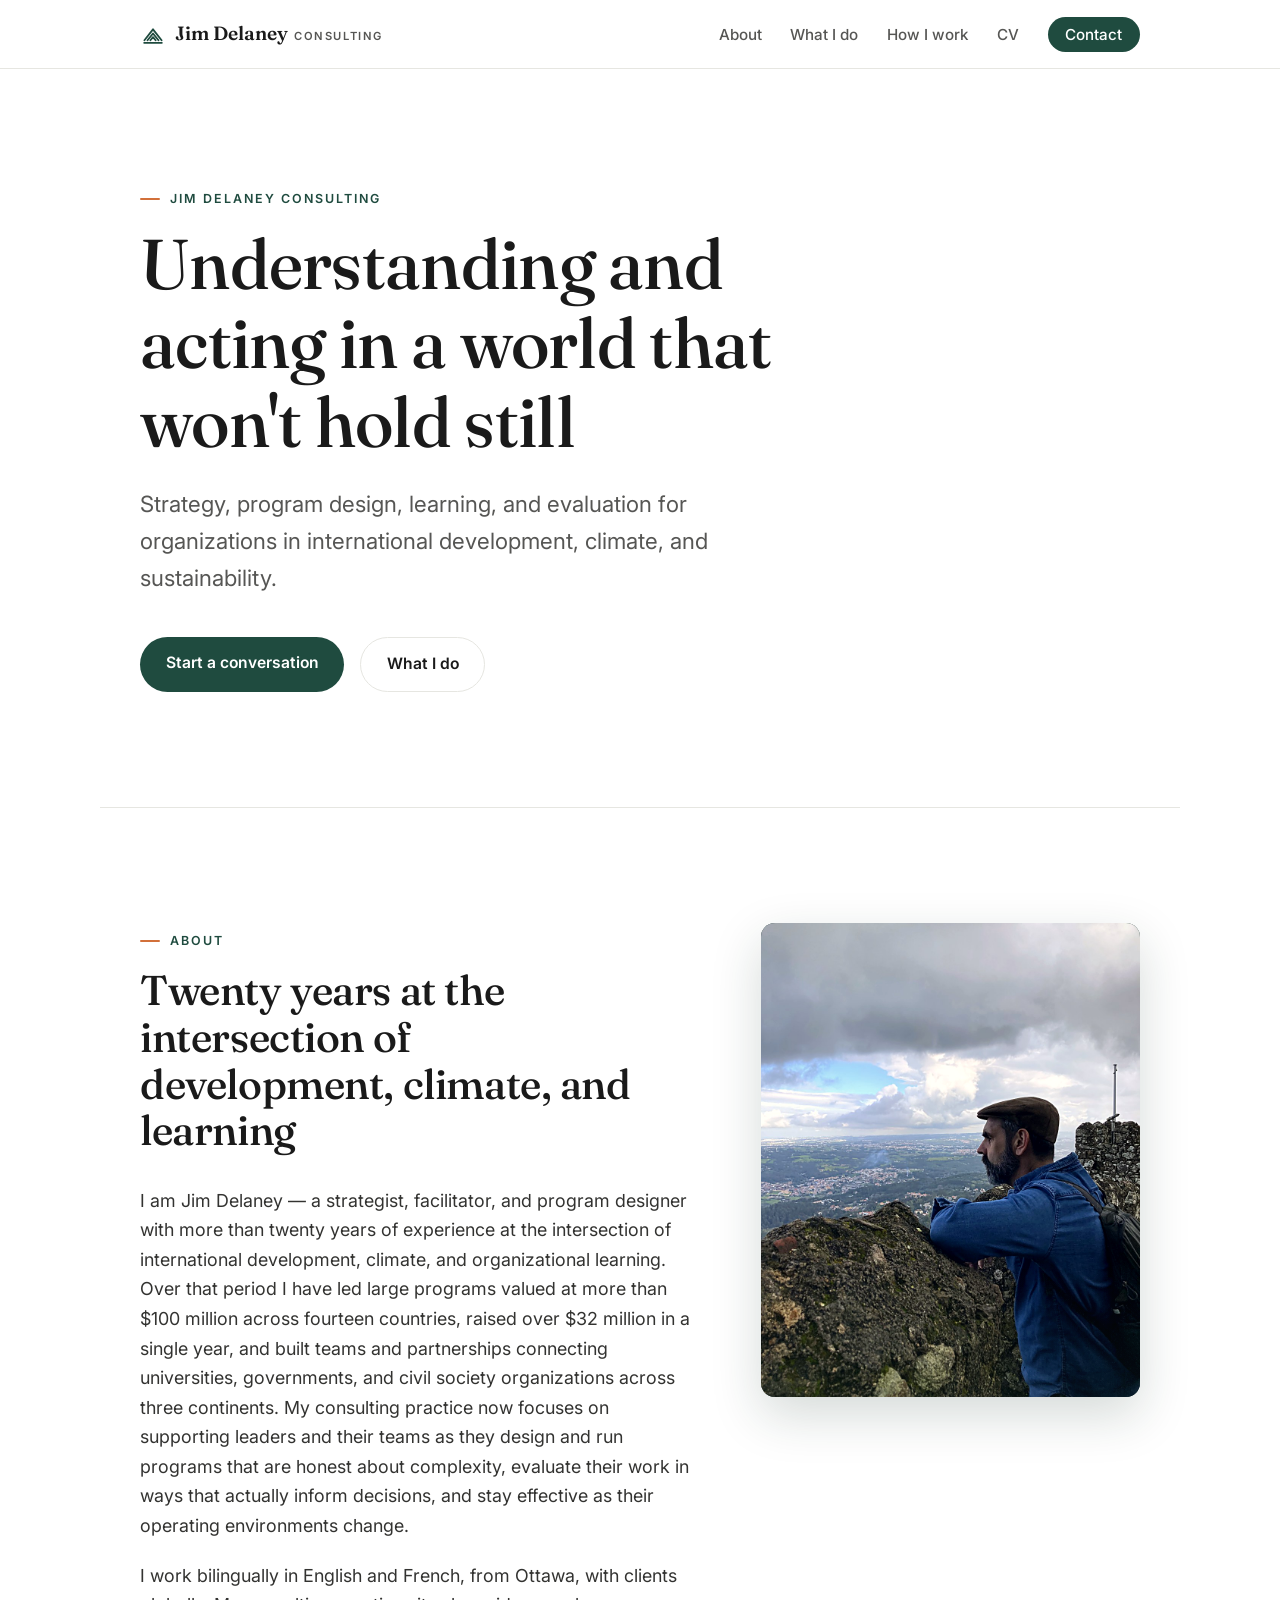
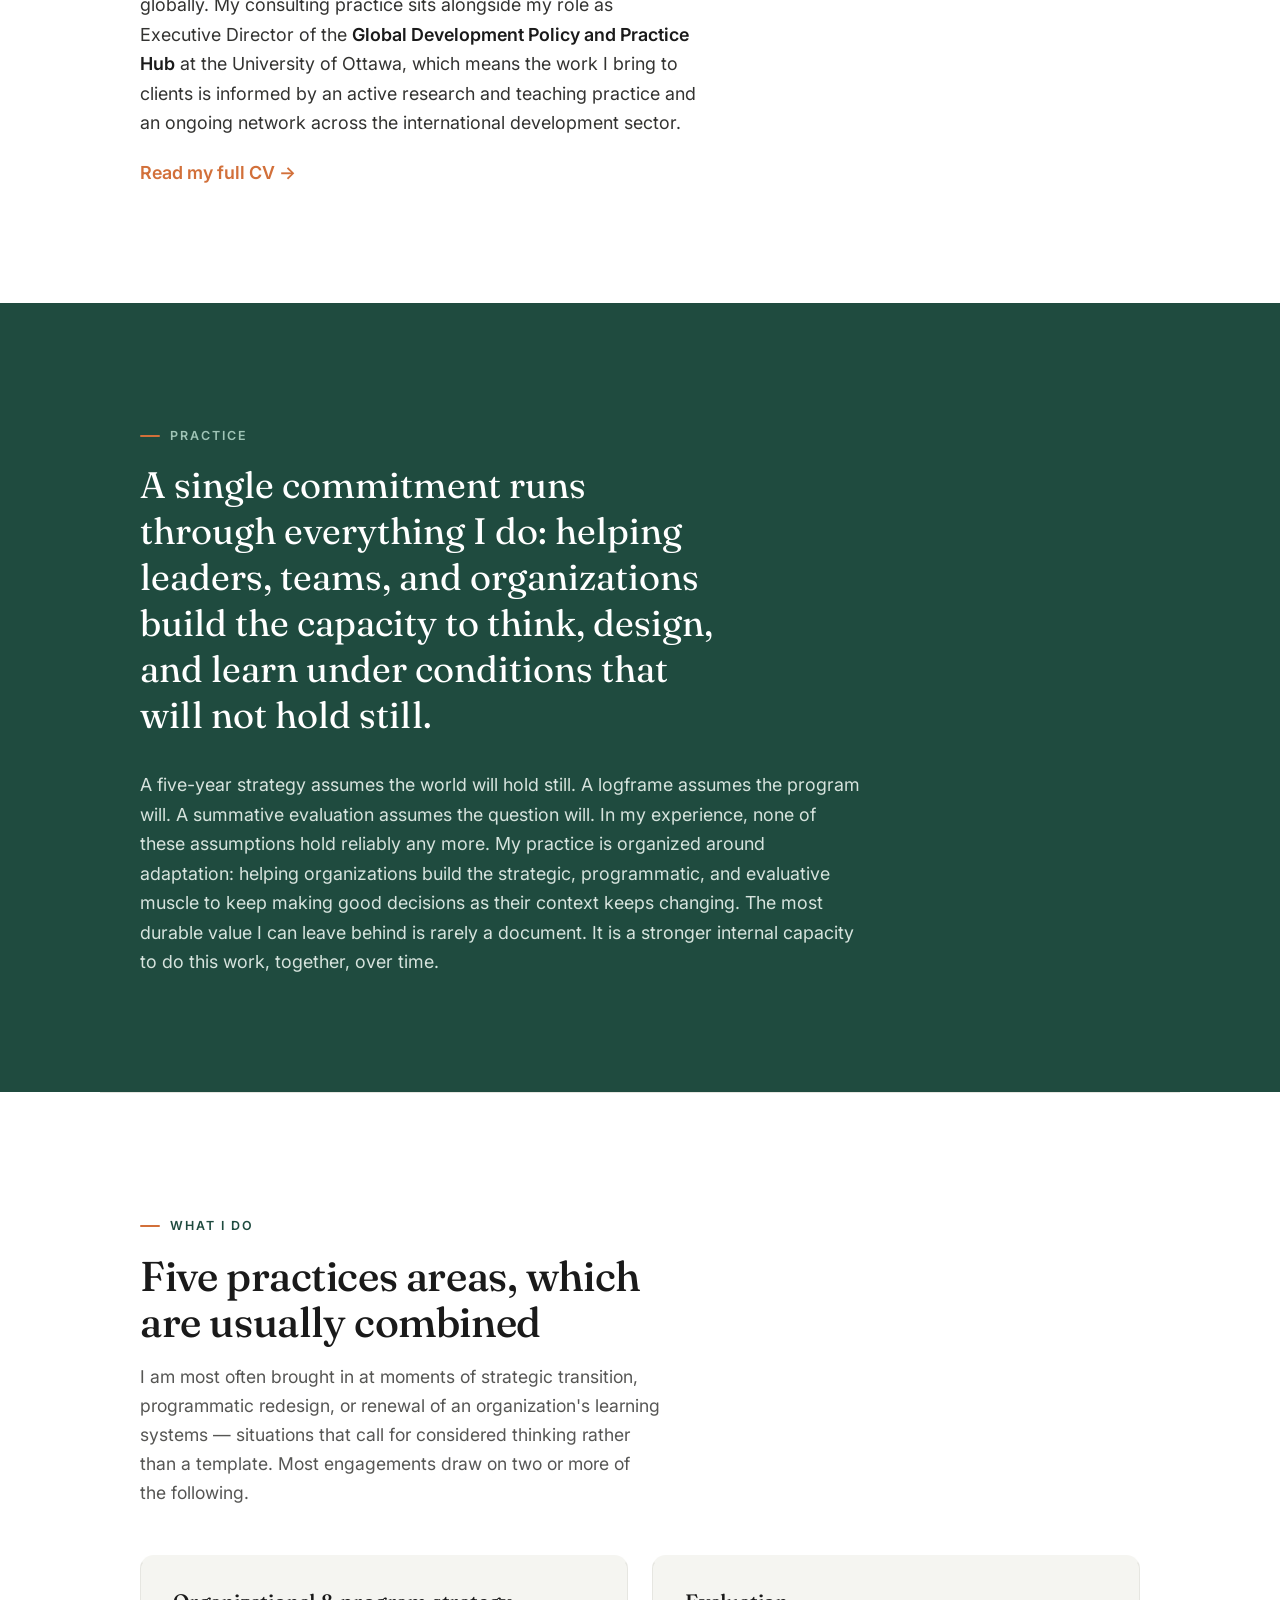
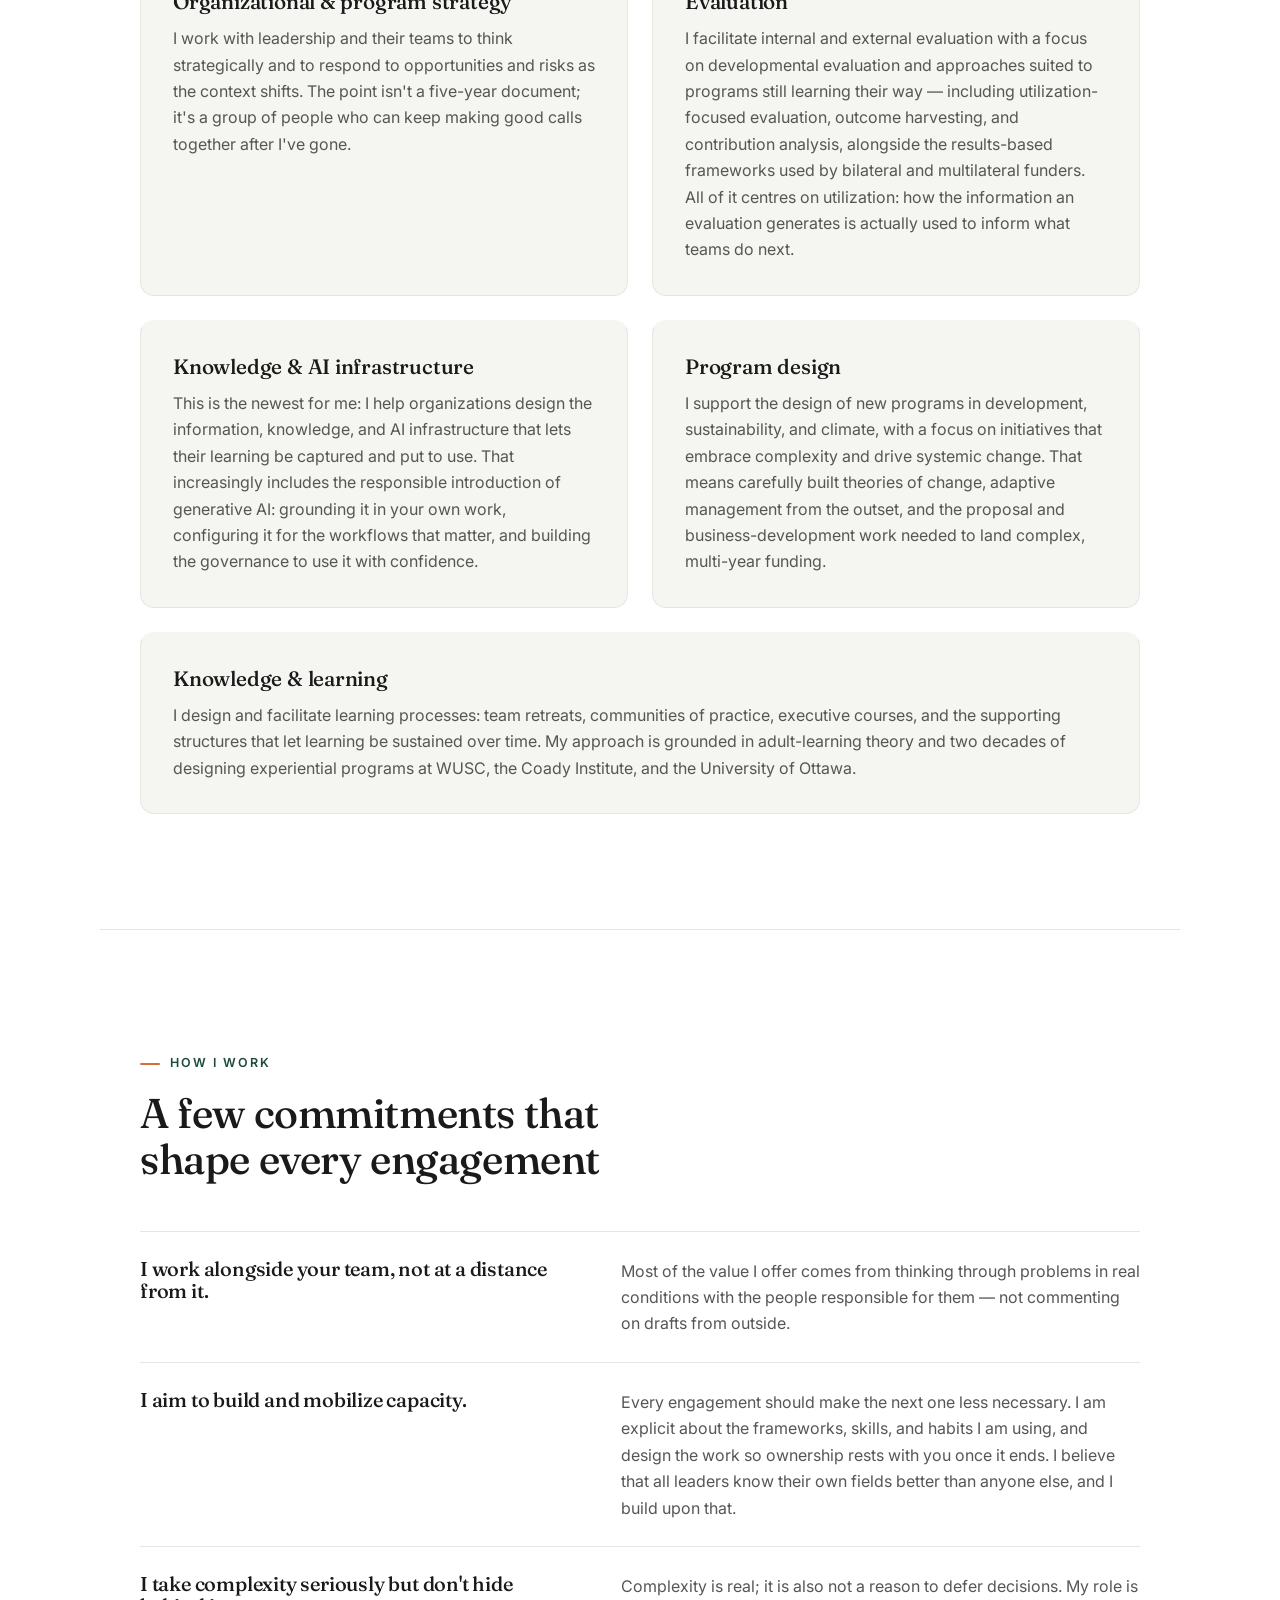
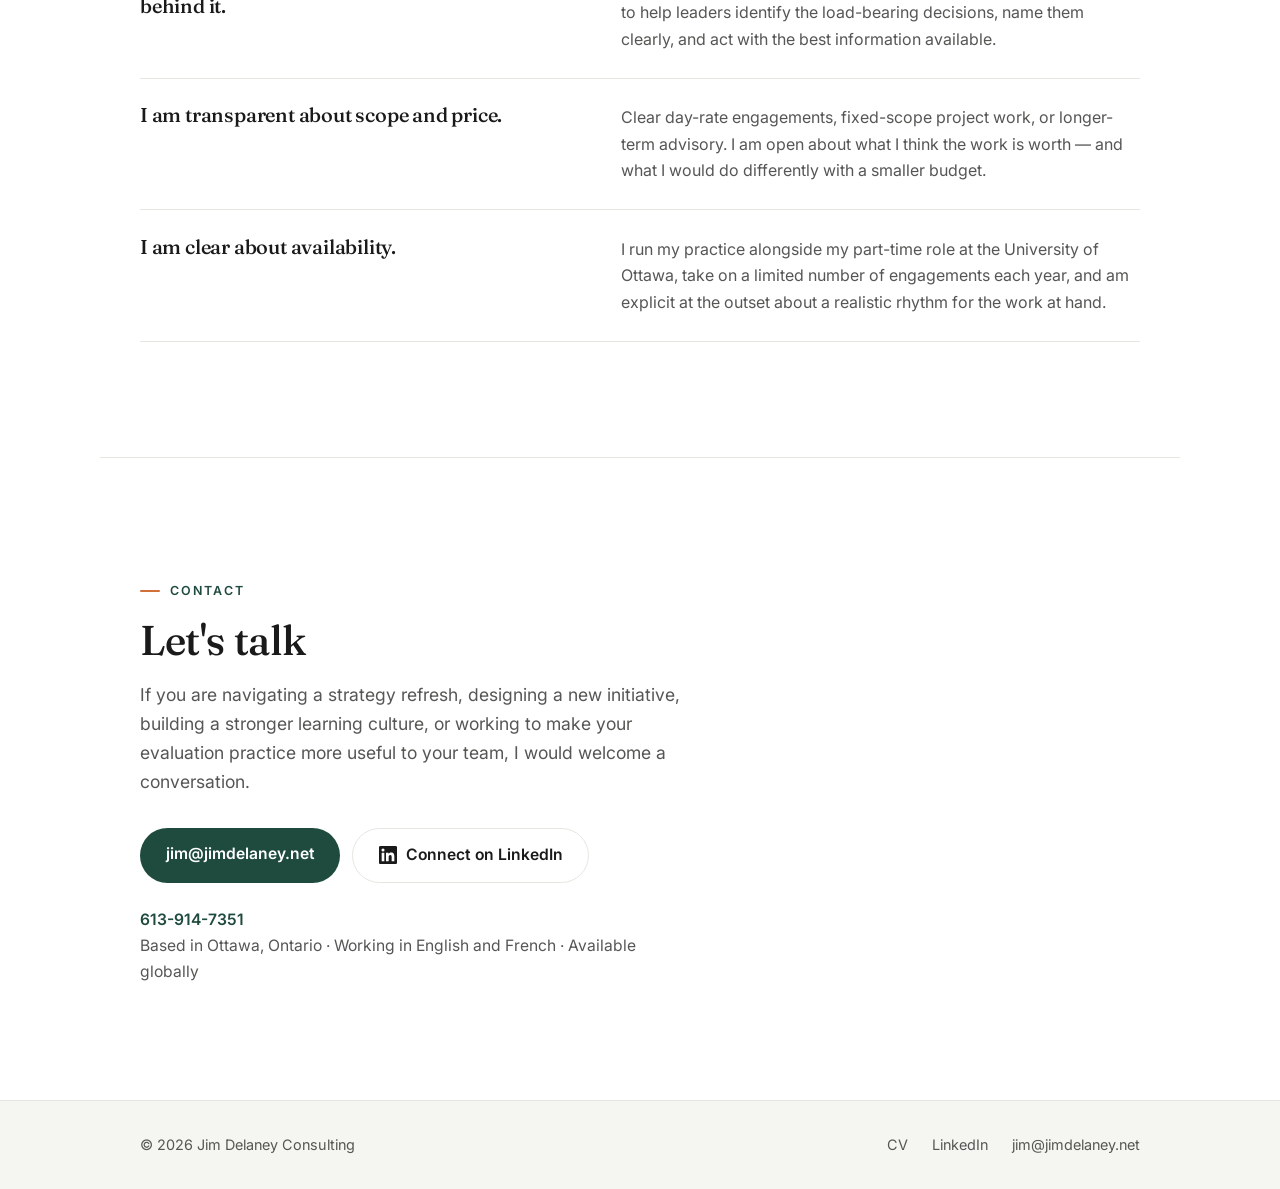
<file: index.html>
<!DOCTYPE html>
<html lang="en">
<head>
  <meta charset="UTF-8">
  <meta name="viewport" content="width=device-width, initial-scale=1.0">
  <title>Jim Delaney Consulting — Strategy, Program Design, Learning &amp; Evaluation</title>
  <meta name="description" content="Strategy, program design, learning, and evaluation for organizations in international development, climate, and sustainability — focused on the capacity to adapt as conditions change.">
  <link rel="icon" href="assets/favicon.svg" type="image/svg+xml">
  <link rel="icon" href="assets/favicon-512.png" sizes="512x512" type="image/png">
  <link rel="apple-touch-icon" href="assets/favicon-512.png">
  <link rel="preconnect" href="https://fonts.googleapis.com">
  <link rel="preconnect" href="https://fonts.gstatic.com" crossorigin>
  <link href="https://fonts.googleapis.com/css2?family=Fraunces:opsz,wght@9..144,400;9..144,500;9..144,600&family=Inter:wght@400;500;600&display=swap" rel="stylesheet">
  <link rel="stylesheet" href="styles.css">
</head>
<body>
  <header class="site-header">
    <nav class="nav container">
      <a href="#top" class="brand">
        <svg class="brand-mark" viewBox="0 0 100 84" aria-hidden="true" fill="none" stroke="#1f4b3f" stroke-width="7" stroke-linecap="round" stroke-linejoin="round">
          <polyline points="17,66 50,24 83,66"/>
          <polyline points="29,66 50,40 71,66"/>
          <polyline points="40,66 50,54 60,66"/>
          <line x1="16" y1="76" x2="84" y2="76"/>
        </svg>
        <span class="brand-word">Jim Delaney<span class="brand-sub">Consulting</span></span>
      </a>
      <button class="nav-toggle" aria-label="Toggle menu" aria-expanded="false">
        <span></span><span></span><span></span>
      </button>
      <ul class="nav-links">
        <li><a href="#about">About</a></li>
        <li><a href="#services">What I do</a></li>
        <li><a href="#approach">How I work</a></li>
        <li><a href="cv.html">CV</a></li>
        <li><a href="#contact" class="nav-cta">Contact</a></li>
      </ul>
    </nav>
  </header>

  <main id="top">
    <!-- HERO -->
    <section class="hero container">
      <div class="hero-text">
        <p class="eyebrow">Jim Delaney Consulting</p>
        <h1>Understanding and acting in a world that won't hold still</h1>
        <p class="lede">
          Strategy, program design, learning, and evaluation for organizations in
          international development, climate, and sustainability.
        </p>
        <div class="hero-actions">
          <a href="#contact" class="btn btn-primary">Start a conversation</a>
          <a href="#services" class="btn btn-ghost">What I do</a>
        </div>
      </div>
    </section>

    <!-- ABOUT -->
    <section id="about" class="section container">
      <div class="about-layout">
        <div class="about-content">
          <div class="section-head">
            <p class="eyebrow">About</p>
            <h2>Twenty years at the intersection of development, climate, and learning</h2>
          </div>
          <div class="prose">
            <p>
              I am Jim Delaney — a strategist, facilitator, and program designer with more than
              twenty years of experience at the intersection of international development, climate,
              and organizational learning. Over that period I have led large programs valued at more than
              $100 million across fourteen countries, raised over $32 million in a single year, and
              built teams and partnerships connecting universities, governments, and civil society
              organizations across three continents. My consulting practice now focuses on supporting
              leaders and their teams as they design and run programs that are honest about complexity,
              evaluate their work in ways that actually inform decisions, and stay effective as their
              operating environments change.
            </p>
            <p>
              I work bilingually in English and French, from Ottawa, with clients globally. My
              consulting practice sits alongside my role as Executive Director of the
              <a href="https://www.gdpphub-poleppdm.ca/en" target="_blank" rel="noopener"><strong>Global Development Policy and Practice Hub</strong></a> at the University of Ottawa,
              which means the work I bring to clients is informed by an active research and teaching
              practice and an ongoing network across the international development sector.
            </p>
            <p class="prose-link"><a href="cv.html">Read my full CV &rarr;</a></p>
          </div>
        </div>
        <figure class="about-portrait">
          <div class="portrait-frame">
            <img src="assets/portrait.jpg" alt="Jim Delaney looking out over a valley from a hilltop" loading="lazy">
          </div>
        </figure>
      </div>
    </section>

    <!-- PRACTICE / PHILOSOPHY -->
    <section id="practice" class="section section-feature">
      <div class="container">
        <p class="eyebrow">Practice</p>
        <p class="pull">
          A single commitment runs through everything I do: helping leaders, teams, and
          organizations build the capacity to think, design, and learn under conditions that
          will not hold still.
        </p>
        <div class="prose prose-on-feature">
          <p>
            A five-year strategy assumes the world will hold still. A logframe assumes the program
            will. A summative evaluation assumes the question will. In my experience, none of these
            assumptions hold reliably any more. My practice is organized around adaptation: helping
            organizations build the strategic, programmatic, and evaluative muscle to keep making good
            decisions as their context keeps changing. The most durable value I can leave behind is
            rarely a document. It is a stronger internal capacity to do this work, together, over time.
          </p>
        </div>
      </div>
    </section>

    <!-- WHAT I DO -->
    <section id="services" class="section container">
      <div class="section-head">
        <p class="eyebrow">What I do</p>
        <h2>Five practices areas, which are usually combined</h2>
        <p class="section-intro">
          I am most often brought in at moments of strategic transition, programmatic redesign,
          or renewal of an organization's learning systems — situations that call for considered
          thinking rather than a template. Most engagements draw on two or more of the following.
        </p>
      </div>
      <div class="cards">
        <article class="card">
          <h3>Organizational &amp; program strategy</h3>
          <p>
            I work with leadership and their teams to think strategically and to respond to
            opportunities and risks as the context shifts. The point isn't a five-year document;
            it's a group of people who can keep making good calls together after I've gone.
          </p>
        </article>
        <article class="card">
          <h3>Evaluation</h3>
          <p>
            I facilitate internal and external evaluation with a focus on developmental evaluation
            and approaches suited to programs still learning their way — including utilization-focused
            evaluation, outcome harvesting, and contribution analysis, alongside the results-based
            frameworks used by bilateral and multilateral funders. All of it centres on utilization:
            how the information an evaluation generates is actually used to inform what teams do next.
          </p>
        </article>
        <article class="card">
          <h3>Knowledge &amp; AI infrastructure</h3>
          <p>
            This is the newest for me: I help organizations design the information, knowledge, and AI infrastructure that lets
            their learning be captured and put to use. That increasingly includes the responsible
            introduction of generative AI: grounding it in your own work, configuring it for the
            workflows that matter, and building the governance to use it with confidence.
          </p>
        </article>
        <article class="card">
          <h3>Program design</h3>
          <p>
            I support the design of new programs in development, sustainability, and climate, with a
            focus on initiatives that embrace complexity and drive systemic change. That means
            carefully built theories of change, adaptive management from the outset, and the
            proposal and business-development work needed to land complex, multi-year funding.
          </p>
        </article>
        <article class="card card-wide">
          <h3>Knowledge &amp; learning</h3>
          <p>
            I design and facilitate learning processes: team retreats, communities of practice,
            executive courses, and the supporting structures that let learning be sustained over
            time. My approach is grounded in adult-learning theory and two decades of designing
            experiential programs at WUSC, the Coady Institute, and the University of Ottawa.
          </p>
        </article>
      </div>
    </section>

    <!-- HOW I WORK -->
    <section id="approach" class="section container">
      <div class="section-head">
        <p class="eyebrow">How I work</p>
        <h2>A few commitments that shape every engagement</h2>
      </div>
      <ul class="commitments">
        <li>
          <h3>I work alongside your team, not at a distance from it.</h3>
          <p>Most of the value I offer comes from thinking through problems in real conditions with
          the people responsible for them — not commenting on drafts from outside.</p>
        </li>
        <li>
          <h3>I aim to build and mobilize capacity.</h3>
          <p>Every engagement should make the next one less necessary. I am explicit about the
          frameworks, skills, and habits I am using, and design the work so ownership rests
          with you once it ends. I believe that all leaders know their own fields better than anyone else, and I build upon that.</p>
        </li>
        <li>
          <h3>I take complexity seriously but don't hide behind it.</h3>
          <p>Complexity is real; it is also not a reason to defer decisions. My role is to help
          leaders identify the load-bearing decisions, name them clearly, and act with the best
          information available.</p>
        </li>
        <li>
          <h3>I am transparent about scope and price.</h3>
          <p>Clear day-rate engagements, fixed-scope project work, or longer-term advisory. I am open
          about what I think the work is worth — and what I would do differently with a smaller
          budget.</p>
        </li>
        <li>
          <h3>I am clear about availability.</h3>
          <p>I run my practice alongside my part-time role at the University of Ottawa, take on a
          limited number of engagements each year, and am explicit at the outset about a realistic
          rhythm for the work at hand.</p>
        </li>
      </ul>
    </section>

    <!-- CONTACT -->
    <section id="contact" class="section container">
      <div class="contact">
        <p class="eyebrow">Contact</p>
        <h2>Let's talk</h2>
        <p class="section-intro">
          If you are navigating a strategy refresh, designing a new initiative, building a stronger
          learning culture, or working to make your evaluation practice more useful to your team,
          I would welcome a conversation.
        </p>
        <div class="contact-details">
          <div class="contact-actions">
            <a href="mailto:jim@jimdelaney.net" class="btn btn-primary">jim@jimdelaney.net</a>
            <a href="https://www.linkedin.com/in/jim-delaney-a5542912/" class="btn btn-ghost btn-icon" target="_blank" rel="noopener">
              <svg viewBox="0 0 24 24" width="18" height="18" fill="currentColor" aria-hidden="true"><path d="M20.45 20.45h-3.56v-5.57c0-1.33-.03-3.04-1.85-3.04-1.85 0-2.14 1.45-2.14 2.94v5.67H9.34V9h3.42v1.56h.05c.48-.9 1.64-1.85 3.37-1.85 3.6 0 4.27 2.37 4.27 5.46v6.28zM5.34 7.43a2.07 2.07 0 1 1 0-4.14 2.07 2.07 0 0 1 0 4.14zM7.12 20.45H3.56V9h3.56v11.45zM22.22 0H1.77C.79 0 0 .77 0 1.72v20.56C0 23.23.79 24 1.77 24h20.45c.98 0 1.78-.77 1.78-1.72V1.72C24 .77 23.2 0 22.22 0z"/></svg>
              Connect on LinkedIn
            </a>
          </div>
          <p class="contact-meta">
            <a href="tel:+16139147351">613-914-7351</a><br>
            Based in Ottawa, Ontario · Working in English and French · Available globally
          </p>
        </div>
      </div>
    </section>
  </main>

  <footer class="site-footer">
    <div class="container footer-inner">
      <span>&copy; <span id="year"></span> Jim Delaney Consulting</span>
      <span class="footer-links">
        <a href="cv.html">CV</a>
        <a href="https://www.linkedin.com/in/jim-delaney-a5542912/" target="_blank" rel="noopener">LinkedIn</a>
        <a href="mailto:jim@jimdelaney.net">jim@jimdelaney.net</a>
      </span>
    </div>
  </footer>

  <script>
    document.getElementById('year').textContent = new Date().getFullYear();
    const toggle = document.querySelector('.nav-toggle');
    const links = document.querySelector('.nav-links');
    toggle.addEventListener('click', () => {
      const open = links.classList.toggle('open');
      toggle.setAttribute('aria-expanded', open);
    });
    links.addEventListener('click', e => {
      if (e.target.tagName === 'A') links.classList.remove('open');
    });
  </script>
</body>
</html>
</file>
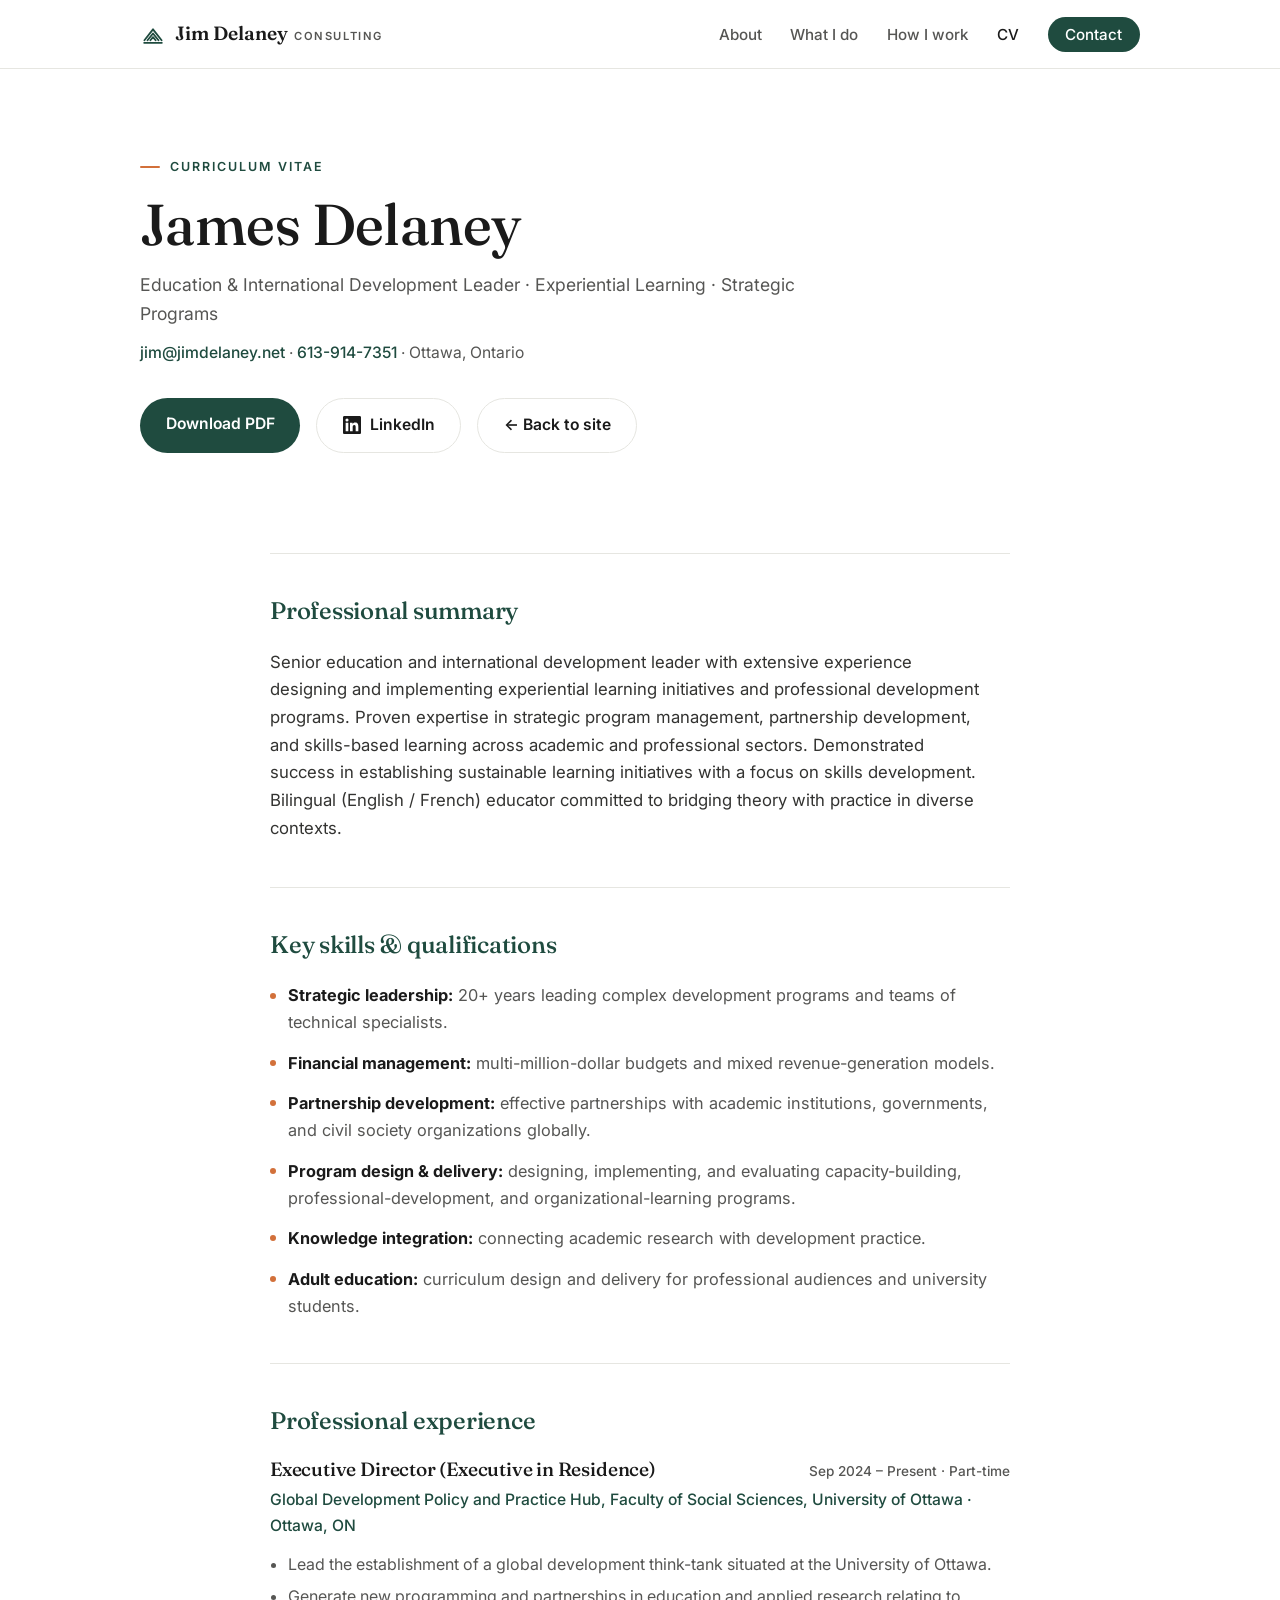
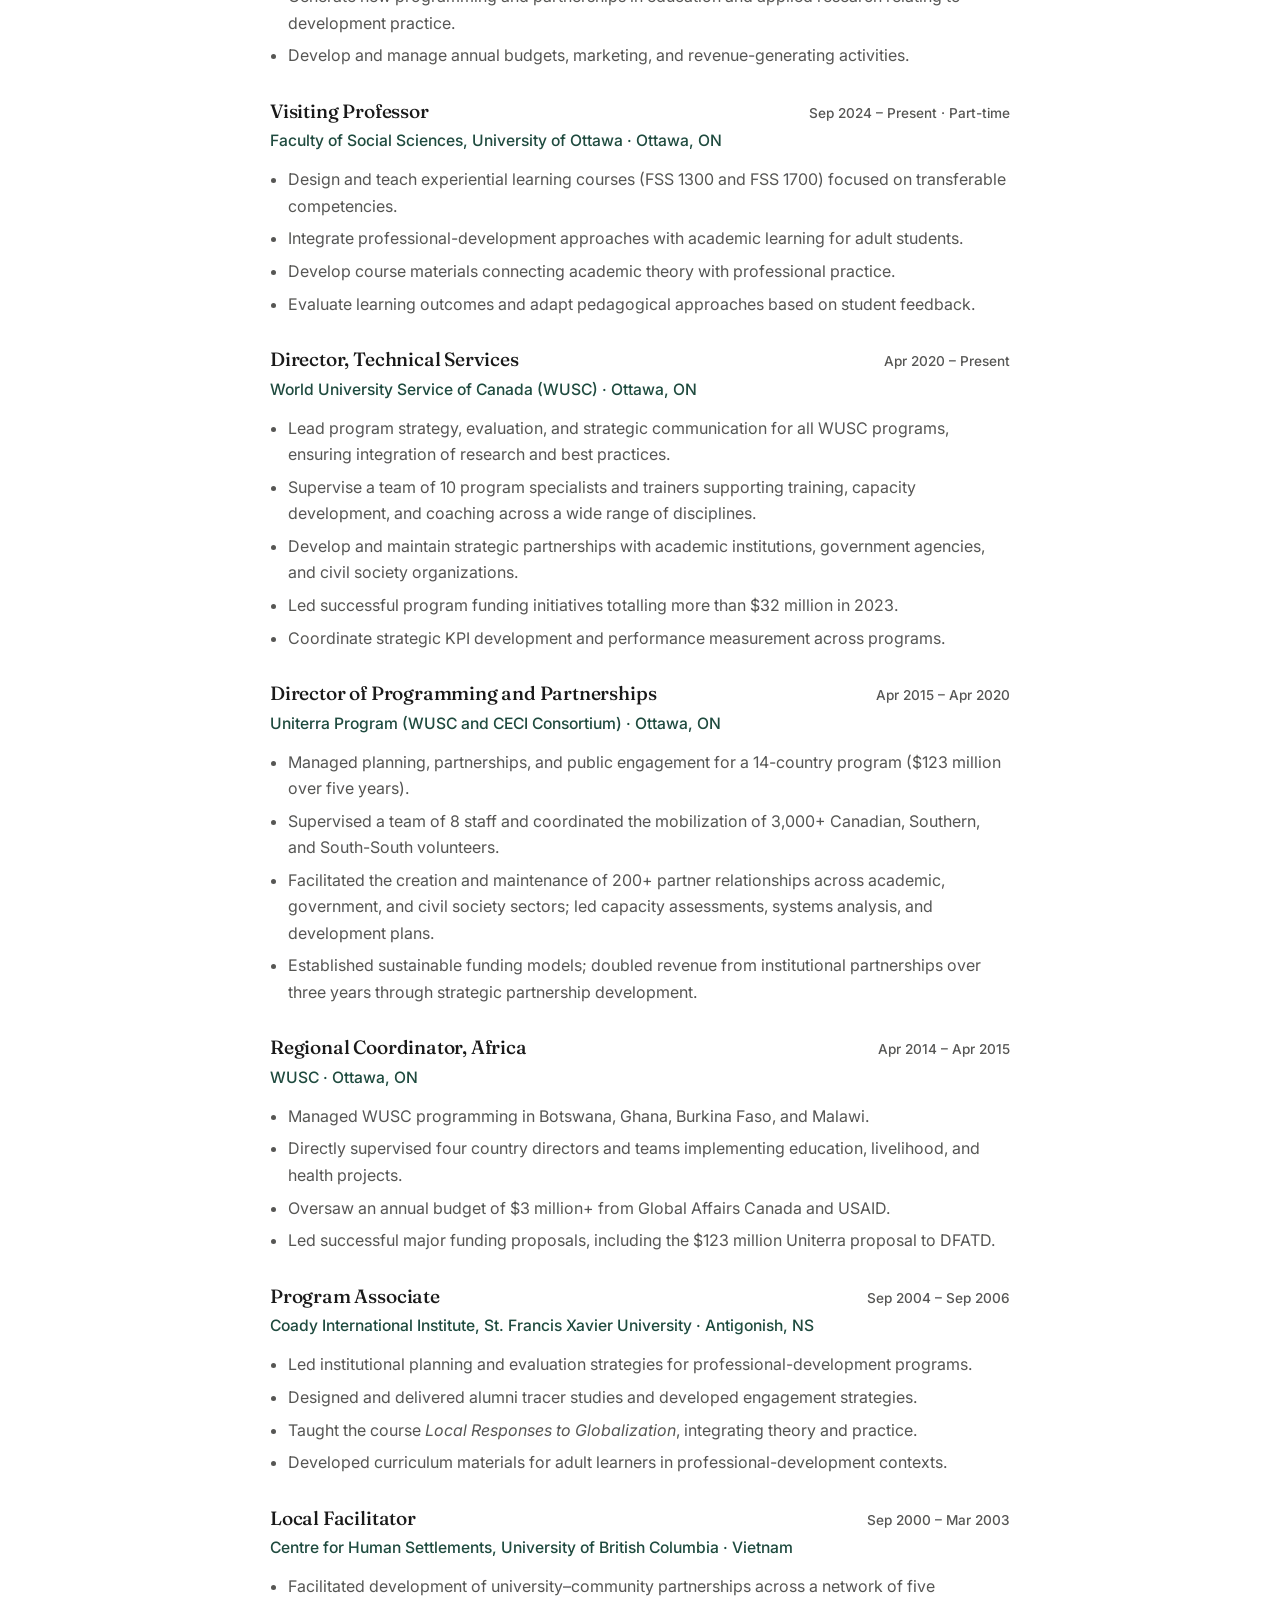
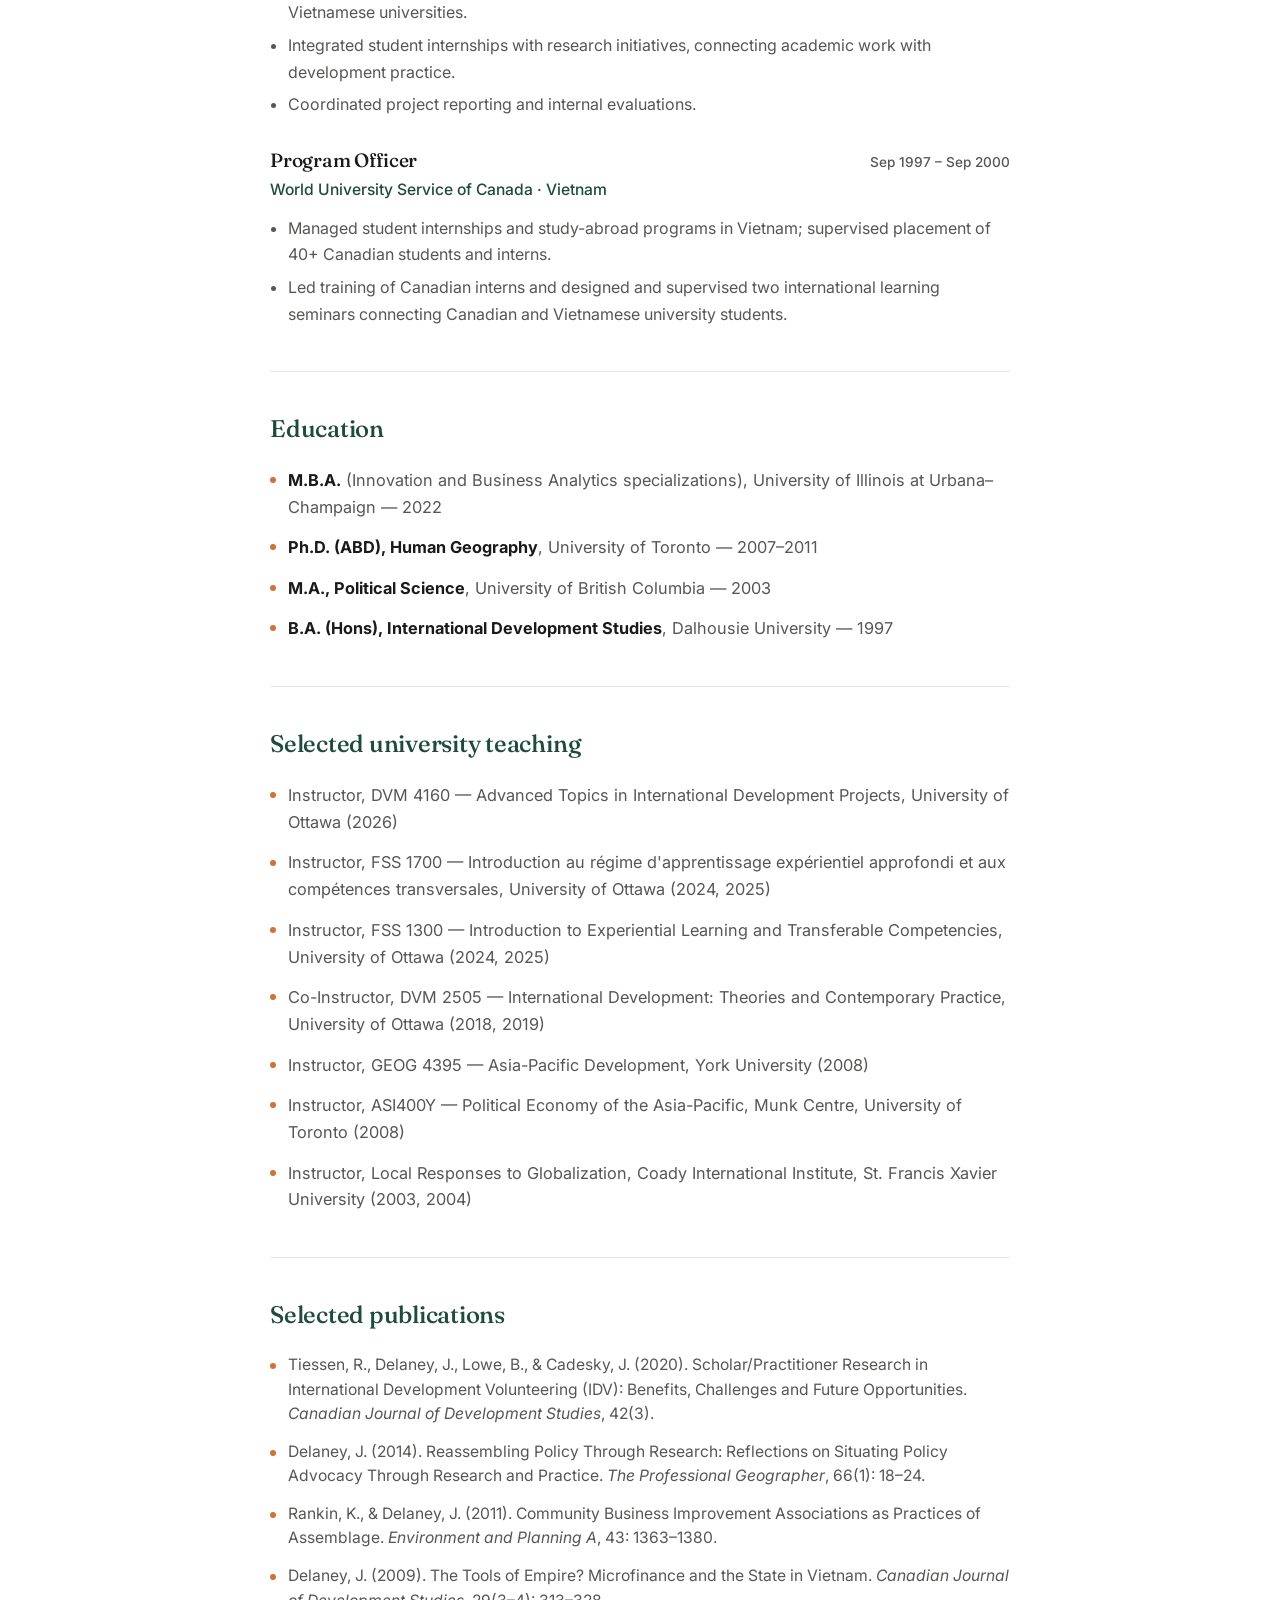
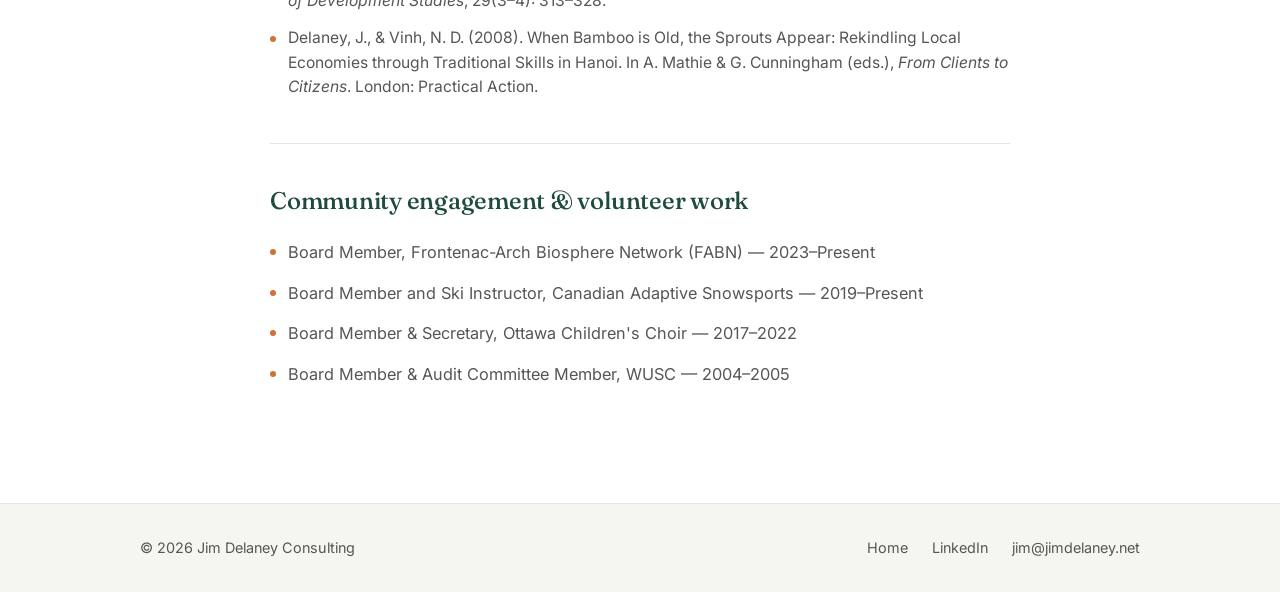
<file: cv.html>
<!DOCTYPE html>
<html lang="en">
<head>
  <meta charset="UTF-8">
  <meta name="viewport" content="width=device-width, initial-scale=1.0">
  <title>Jim Delaney — Curriculum Vitae</title>
  <meta name="description" content="Curriculum vitae of James (Jim) Delaney — education and international development leader, experiential learning, strategic programs.">
  <link rel="icon" href="assets/favicon.svg" type="image/svg+xml">
  <link rel="icon" href="assets/favicon-512.png" sizes="512x512" type="image/png">
  <link rel="apple-touch-icon" href="assets/favicon-512.png">
  <link rel="preconnect" href="https://fonts.googleapis.com">
  <link rel="preconnect" href="https://fonts.gstatic.com" crossorigin>
  <link href="https://fonts.googleapis.com/css2?family=Fraunces:opsz,wght@9..144,400;9..144,500;9..144,600&family=Inter:wght@400;500;600&display=swap" rel="stylesheet">
  <link rel="stylesheet" href="styles.css">
</head>
<body>
  <header class="site-header">
    <nav class="nav container">
      <a href="index.html" class="brand">
        <svg class="brand-mark" viewBox="0 0 100 84" aria-hidden="true" fill="none" stroke="#1f4b3f" stroke-width="7" stroke-linecap="round" stroke-linejoin="round">
          <polyline points="17,66 50,24 83,66"/>
          <polyline points="29,66 50,40 71,66"/>
          <polyline points="40,66 50,54 60,66"/>
          <line x1="16" y1="76" x2="84" y2="76"/>
        </svg>
        <span class="brand-word">Jim Delaney<span class="brand-sub">Consulting</span></span>
      </a>
      <button class="nav-toggle" aria-label="Toggle menu" aria-expanded="false">
        <span></span><span></span><span></span>
      </button>
      <ul class="nav-links">
        <li><a href="index.html#about">About</a></li>
        <li><a href="index.html#services">What I do</a></li>
        <li><a href="index.html#approach">How I work</a></li>
        <li><a href="cv.html" class="active">CV</a></li>
        <li><a href="index.html#contact" class="nav-cta">Contact</a></li>
      </ul>
    </nav>
  </header>

  <main id="top">
    <section class="cv-hero container">
      <p class="eyebrow">Curriculum Vitae</p>
      <h1>James Delaney</h1>
      <p class="cv-tagline">Education &amp; International Development Leader · Experiential Learning · Strategic Programs</p>
      <p class="cv-contact">
        <a href="mailto:jim@jimdelaney.net">jim@jimdelaney.net</a> ·
        <a href="tel:+16139147351">613-914-7351</a> · Ottawa, Ontario
      </p>
      <div class="cv-actions">
        <a href="assets/James-Delaney-CV-2026.pdf" class="btn btn-primary" download>Download PDF</a>
        <a href="https://www.linkedin.com/in/jim-delaney-a5542912/" class="btn btn-ghost btn-icon" target="_blank" rel="noopener">
          <svg viewBox="0 0 24 24" width="18" height="18" fill="currentColor" aria-hidden="true"><path d="M20.45 20.45h-3.56v-5.57c0-1.33-.03-3.04-1.85-3.04-1.85 0-2.14 1.45-2.14 2.94v5.67H9.34V9h3.42v1.56h.05c.48-.9 1.64-1.85 3.37-1.85 3.6 0 4.27 2.37 4.27 5.46v6.28zM5.34 7.43a2.07 2.07 0 1 1 0-4.14 2.07 2.07 0 0 1 0 4.14zM7.12 20.45H3.56V9h3.56v11.45zM22.22 0H1.77C.79 0 0 .77 0 1.72v20.56C0 23.23.79 24 1.77 24h20.45c.98 0 1.78-.77 1.78-1.72V1.72C24 .77 23.2 0 22.22 0z"/></svg>
          LinkedIn
        </a>
        <a href="index.html" class="btn btn-ghost">&larr; Back to site</a>
      </div>
    </section>

    <div class="cv container">

      <section class="cv-block">
        <h2>Professional summary</h2>
        <p>
          Senior education and international development leader with extensive experience designing
          and implementing experiential learning initiatives and professional development programs.
          Proven expertise in strategic program management, partnership development, and skills-based
          learning across academic and professional sectors. Demonstrated success in establishing
          sustainable learning initiatives with a focus on skills development. Bilingual
          (English / French) educator committed to bridging theory with practice in diverse contexts.
        </p>
      </section>

      <section class="cv-block">
        <h2>Key skills &amp; qualifications</h2>
        <ul class="cv-skills">
          <li><strong>Strategic leadership:</strong> 20+ years leading complex development programs and teams of technical specialists.</li>
          <li><strong>Financial management:</strong> multi-million-dollar budgets and mixed revenue-generation models.</li>
          <li><strong>Partnership development:</strong> effective partnerships with academic institutions, governments, and civil society organizations globally.</li>
          <li><strong>Program design &amp; delivery:</strong> designing, implementing, and evaluating capacity-building, professional-development, and organizational-learning programs.</li>
          <li><strong>Knowledge integration:</strong> connecting academic research with development practice.</li>
          <li><strong>Adult education:</strong> curriculum design and delivery for professional audiences and university students.</li>
        </ul>
      </section>

      <section class="cv-block">
        <h2>Professional experience</h2>

        <article class="cv-role">
          <div class="cv-role-head">
            <h3>Executive Director (Executive in Residence)</h3>
            <span class="cv-date">Sep 2024 – Present · Part-time</span>
          </div>
          <p class="cv-org">Global Development Policy and Practice Hub, Faculty of Social Sciences, University of Ottawa · Ottawa, ON</p>
          <ul>
            <li>Lead the establishment of a global development think-tank situated at the University of Ottawa.</li>
            <li>Generate new programming and partnerships in education and applied research relating to development practice.</li>
            <li>Develop and manage annual budgets, marketing, and revenue-generating activities.</li>
          </ul>
        </article>

        <article class="cv-role">
          <div class="cv-role-head">
            <h3>Visiting Professor</h3>
            <span class="cv-date">Sep 2024 – Present · Part-time</span>
          </div>
          <p class="cv-org">Faculty of Social Sciences, University of Ottawa · Ottawa, ON</p>
          <ul>
            <li>Design and teach experiential learning courses (FSS 1300 and FSS 1700) focused on transferable competencies.</li>
            <li>Integrate professional-development approaches with academic learning for adult students.</li>
            <li>Develop course materials connecting academic theory with professional practice.</li>
            <li>Evaluate learning outcomes and adapt pedagogical approaches based on student feedback.</li>
          </ul>
        </article>

        <article class="cv-role">
          <div class="cv-role-head">
            <h3>Director, Technical Services</h3>
            <span class="cv-date">Apr 2020 – Present</span>
          </div>
          <p class="cv-org">World University Service of Canada (WUSC) · Ottawa, ON</p>
          <ul>
            <li>Lead program strategy, evaluation, and strategic communication for all WUSC programs, ensuring integration of research and best practices.</li>
            <li>Supervise a team of 10 program specialists and trainers supporting training, capacity development, and coaching across a wide range of disciplines.</li>
            <li>Develop and maintain strategic partnerships with academic institutions, government agencies, and civil society organizations.</li>
            <li>Led successful program funding initiatives totalling more than $32 million in 2023.</li>
            <li>Coordinate strategic KPI development and performance measurement across programs.</li>
          </ul>
        </article>

        <article class="cv-role">
          <div class="cv-role-head">
            <h3>Director of Programming and Partnerships</h3>
            <span class="cv-date">Apr 2015 – Apr 2020</span>
          </div>
          <p class="cv-org">Uniterra Program (WUSC and CECI Consortium) · Ottawa, ON</p>
          <ul>
            <li>Managed planning, partnerships, and public engagement for a 14-country program ($123 million over five years).</li>
            <li>Supervised a team of 8 staff and coordinated the mobilization of 3,000+ Canadian, Southern, and South-South volunteers.</li>
            <li>Facilitated the creation and maintenance of 200+ partner relationships across academic, government, and civil society sectors; led capacity assessments, systems analysis, and development plans.</li>
            <li>Established sustainable funding models; doubled revenue from institutional partnerships over three years through strategic partnership development.</li>
          </ul>
        </article>

        <article class="cv-role">
          <div class="cv-role-head">
            <h3>Regional Coordinator, Africa</h3>
            <span class="cv-date">Apr 2014 – Apr 2015</span>
          </div>
          <p class="cv-org">WUSC · Ottawa, ON</p>
          <ul>
            <li>Managed WUSC programming in Botswana, Ghana, Burkina Faso, and Malawi.</li>
            <li>Directly supervised four country directors and teams implementing education, livelihood, and health projects.</li>
            <li>Oversaw an annual budget of $3 million+ from Global Affairs Canada and USAID.</li>
            <li>Led successful major funding proposals, including the $123 million Uniterra proposal to DFATD.</li>
          </ul>
        </article>

        <article class="cv-role">
          <div class="cv-role-head">
            <h3>Program Associate</h3>
            <span class="cv-date">Sep 2004 – Sep 2006</span>
          </div>
          <p class="cv-org">Coady International Institute, St. Francis Xavier University · Antigonish, NS</p>
          <ul>
            <li>Led institutional planning and evaluation strategies for professional-development programs.</li>
            <li>Designed and delivered alumni tracer studies and developed engagement strategies.</li>
            <li>Taught the course <em>Local Responses to Globalization</em>, integrating theory and practice.</li>
            <li>Developed curriculum materials for adult learners in professional-development contexts.</li>
          </ul>
        </article>

        <article class="cv-role">
          <div class="cv-role-head">
            <h3>Local Facilitator</h3>
            <span class="cv-date">Sep 2000 – Mar 2003</span>
          </div>
          <p class="cv-org">Centre for Human Settlements, University of British Columbia · Vietnam</p>
          <ul>
            <li>Facilitated development of university–community partnerships across a network of five Vietnamese universities.</li>
            <li>Integrated student internships with research initiatives, connecting academic work with development practice.</li>
            <li>Coordinated project reporting and internal evaluations.</li>
          </ul>
        </article>

        <article class="cv-role">
          <div class="cv-role-head">
            <h3>Program Officer</h3>
            <span class="cv-date">Sep 1997 – Sep 2000</span>
          </div>
          <p class="cv-org">World University Service of Canada · Vietnam</p>
          <ul>
            <li>Managed student internships and study-abroad programs in Vietnam; supervised placement of 40+ Canadian students and interns.</li>
            <li>Led training of Canadian interns and designed and supervised two international learning seminars connecting Canadian and Vietnamese university students.</li>
          </ul>
        </article>
      </section>

      <section class="cv-block">
        <h2>Education</h2>
        <ul class="cv-list">
          <li><strong>M.B.A.</strong> (Innovation and Business Analytics specializations), University of Illinois at Urbana–Champaign — 2022</li>
          <li><strong>Ph.D. (ABD), Human Geography</strong>, University of Toronto — 2007–2011</li>
          <li><strong>M.A., Political Science</strong>, University of British Columbia — 2003</li>
          <li><strong>B.A. (Hons), International Development Studies</strong>, Dalhousie University — 1997</li>
        </ul>
      </section>

      <section class="cv-block">
        <h2>Selected university teaching</h2>
        <ul class="cv-list">
          <li>Instructor, DVM 4160 — Advanced Topics in International Development Projects, University of Ottawa (2026)</li>
          <li>Instructor, FSS 1700 — Introduction au régime d'apprentissage expérientiel approfondi et aux compétences transversales, University of Ottawa (2024, 2025)</li>
          <li>Instructor, FSS 1300 — Introduction to Experiential Learning and Transferable Competencies, University of Ottawa (2024, 2025)</li>
          <li>Co-Instructor, DVM 2505 — International Development: Theories and Contemporary Practice, University of Ottawa (2018, 2019)</li>
          <li>Instructor, GEOG 4395 — Asia-Pacific Development, York University (2008)</li>
          <li>Instructor, ASI400Y — Political Economy of the Asia-Pacific, Munk Centre, University of Toronto (2008)</li>
          <li>Instructor, Local Responses to Globalization, Coady International Institute, St. Francis Xavier University (2003, 2004)</li>
        </ul>
      </section>

      <section class="cv-block">
        <h2>Selected publications</h2>
        <ul class="cv-list cv-pubs">
          <li>Tiessen, R., Delaney, J., Lowe, B., &amp; Cadesky, J. (2020). Scholar/Practitioner Research in International Development Volunteering (IDV): Benefits, Challenges and Future Opportunities. <em>Canadian Journal of Development Studies</em>, 42(3).</li>
          <li>Delaney, J. (2014). Reassembling Policy Through Research: Reflections on Situating Policy Advocacy Through Research and Practice. <em>The Professional Geographer</em>, 66(1): 18–24.</li>
          <li>Rankin, K., &amp; Delaney, J. (2011). Community Business Improvement Associations as Practices of Assemblage. <em>Environment and Planning A</em>, 43: 1363–1380.</li>
          <li>Delaney, J. (2009). The Tools of Empire? Microfinance and the State in Vietnam. <em>Canadian Journal of Development Studies</em>, 29(3–4): 313–328.</li>
          <li>Delaney, J., &amp; Vinh, N. D. (2008). When Bamboo is Old, the Sprouts Appear: Rekindling Local Economies through Traditional Skills in Hanoi. In A. Mathie &amp; G. Cunningham (eds.), <em>From Clients to Citizens</em>. London: Practical Action.</li>
        </ul>
      </section>

      <section class="cv-block">
        <h2>Community engagement &amp; volunteer work</h2>
        <ul class="cv-list">
          <li>Board Member, Frontenac-Arch Biosphere Network (FABN) — 2023–Present</li>
          <li>Board Member and Ski Instructor, Canadian Adaptive Snowsports — 2019–Present</li>
          <li>Board Member &amp; Secretary, Ottawa Children's Choir — 2017–2022</li>
          <li>Board Member &amp; Audit Committee Member, WUSC — 2004–2005</li>
        </ul>
      </section>

    </div>
  </main>

  <footer class="site-footer">
    <div class="container footer-inner">
      <span>&copy; <span id="year"></span> Jim Delaney Consulting</span>
      <span class="footer-links">
        <a href="index.html">Home</a>
        <a href="https://www.linkedin.com/in/jim-delaney-a5542912/" target="_blank" rel="noopener">LinkedIn</a>
        <a href="mailto:jim@jimdelaney.net">jim@jimdelaney.net</a>
      </span>
    </div>
  </footer>

  <script>
    document.getElementById('year').textContent = new Date().getFullYear();
    const toggle = document.querySelector('.nav-toggle');
    const links = document.querySelector('.nav-links');
    toggle.addEventListener('click', () => {
      const open = links.classList.toggle('open');
      toggle.setAttribute('aria-expanded', open);
    });
    links.addEventListener('click', e => {
      if (e.target.tagName === 'A') links.classList.remove('open');
    });
  </script>
</body>
</html>
</file>
<file: styles.css>
/* ---------- Tokens ---------- */
:root {
  --bg: #ffffff;
  --bg-alt: #f5f5f1;
  --ink: #1a1a1a;
  --ink-soft: #565654;
  --line: #e6e6e1;
  --accent: #1f4b3f;        /* deep green */
  --accent-dark: #143028;
  --accent-ink: #ffffff;
  --warm: #d2703a;          /* burnt orange accent */
  --warm-soft: #e9a06f;
  --max: 1080px;
  --max-prose: 720px;
  --space: clamp(4rem, 9vw, 7.5rem);
  --radius: 14px;
}

/* ---------- Base ---------- */
* { box-sizing: border-box; }
html { scroll-behavior: smooth; }
body {
  margin: 0;
  font-family: "Inter", system-ui, -apple-system, sans-serif;
  color: var(--ink);
  background: var(--bg);
  line-height: 1.65;
  -webkit-font-smoothing: antialiased;
}
h1, h2, h3 {
  font-family: "Fraunces", Georgia, serif;
  font-weight: 500;
  line-height: 1.12;
  letter-spacing: -0.01em;
  margin: 0;
}
p { margin: 0; }
a { color: inherit; text-decoration: none; }

.container {
  width: 100%;
  max-width: var(--max);
  margin-inline: auto;
  padding-inline: clamp(1.25rem, 5vw, 2.5rem);
}

.eyebrow {
  font-size: 0.78rem;
  text-transform: uppercase;
  letter-spacing: 0.16em;
  font-weight: 600;
  color: var(--accent);
  margin-bottom: 1rem;
  display: inline-flex;
  align-items: center;
  gap: 0.6rem;
}
.eyebrow::before {
  content: "";
  width: 20px;
  height: 2px;
  background: var(--warm);
  border-radius: 2px;
  flex: none;
}

/* ---------- Header / Nav ---------- */
.site-header {
  position: sticky;
  top: 0;
  z-index: 50;
  background: rgba(255, 255, 255, 0.85);
  backdrop-filter: saturate(180%) blur(12px);
  border-bottom: 1px solid var(--line);
}
.nav {
  display: flex;
  align-items: center;
  justify-content: space-between;
  height: 68px;
}
.brand {
  display: flex;
  align-items: center;
  gap: 0.55rem;
}
.brand-mark { height: 26px; width: 26px; flex: none; display: block; }
.brand-word {
  font-family: "Fraunces", serif;
  font-size: 1.2rem;
  font-weight: 600;
  display: flex;
  align-items: baseline;
  gap: 0.4rem;
}
.brand-sub {
  font-family: "Inter", sans-serif;
  font-size: 0.7rem;
  font-weight: 600;
  letter-spacing: 0.14em;
  text-transform: uppercase;
  color: var(--ink-soft);
}
.nav-links {
  list-style: none;
  display: flex;
  align-items: center;
  gap: 1.8rem;
  margin: 0;
  padding: 0;
}
.nav-links a {
  font-size: 0.95rem;
  font-weight: 500;
  color: var(--ink-soft);
  transition: color 0.15s ease;
}
.nav-links a:hover,
.nav-links a.active { color: var(--ink); }
.nav-cta {
  background: var(--accent);
  color: var(--accent-ink) !important;
  padding: 0.5rem 1.1rem;
  border-radius: 999px;
}
.nav-cta:hover { opacity: 0.9; }
.nav-toggle {
  display: none;
  flex-direction: column;
  gap: 5px;
  background: none;
  border: 0;
  cursor: pointer;
  padding: 6px;
}
.nav-toggle span {
  width: 24px;
  height: 2px;
  background: var(--ink);
  border-radius: 2px;
}

/* ---------- Hero (text-led) ---------- */
.hero {
  padding-top: clamp(4rem, 10vw, 7rem);
  padding-bottom: var(--space);
}
.hero h1 {
  font-size: clamp(2.6rem, 6.5vw, 4.4rem);
  margin-bottom: 1.5rem;
  max-width: 17ch;
}
.lede {
  font-size: clamp(1.15rem, 2.4vw, 1.4rem);
  color: var(--ink-soft);
  max-width: 46ch;
}
.hero-actions {
  display: flex;
  flex-wrap: wrap;
  gap: 1rem;
  margin-top: 2.5rem;
}

/* ---------- About layout with portrait ---------- */
.about-layout {
  display: grid;
  grid-template-columns: 1.25fr 0.85fr;
  gap: clamp(2rem, 6vw, 4rem);
  align-items: start;
}
.about-portrait { margin: 0; position: sticky; top: 92px; }
.portrait-frame {
  position: relative;
  aspect-ratio: 4 / 5;
  border-radius: var(--radius);
  overflow: hidden;
  background: var(--accent-dark);
  box-shadow: 0 18px 50px rgba(20, 48, 40, 0.18);
}
.portrait-frame img {
  width: 100%;
  height: 100%;
  object-fit: cover;
  display: block;
  filter: contrast(1.02) saturate(1.02);
}
.portrait-frame::after {
  content: "";
  position: absolute;
  inset: 0;
  background: linear-gradient(180deg, transparent 72%, rgba(20,48,40,0.22));
  pointer-events: none;
}
.about-content .section-head { margin-bottom: 2rem; }

/* ---------- Buttons ---------- */
.btn {
  display: inline-block;
  font-weight: 600;
  font-size: 0.98rem;
  padding: 0.85rem 1.6rem;
  border-radius: 999px;
  transition: transform 0.12s ease, opacity 0.15s ease, background 0.15s ease;
}
.btn:active { transform: translateY(1px); }
.btn-primary { background: var(--accent); color: var(--accent-ink); }
.btn-primary:hover { opacity: 0.9; }
.btn-ghost { border: 1px solid var(--line); color: var(--ink); }
.btn-ghost:hover { background: var(--bg-alt); border-color: var(--warm); color: var(--warm); }

/* ---------- Sections ---------- */
.section { padding-block: var(--space); border-top: 1px solid var(--line); }
.section-head { max-width: 52ch; margin-bottom: 3rem; }
.section h2 { font-size: clamp(1.9rem, 4vw, 2.6rem); }
.section-intro { margin-top: 1rem; color: var(--ink-soft); font-size: 1.1rem; }

.prose { max-width: var(--max-prose); display: grid; gap: 1.25rem; font-size: 1.12rem; color: #333331; }
.prose strong { color: var(--ink); font-weight: 600; }
.prose-link a { color: var(--warm); font-weight: 600; }
.prose-link a:hover { text-decoration: underline; text-underline-offset: 3px; }

/* ---------- Feature / pull-quote band ---------- */
.section-feature {
  background: var(--accent);
  color: #eef3f0;
  border-top: 0;
}
.section-feature .eyebrow { color: #9fc4b6; }
.pull {
  font-family: "Fraunces", serif;
  font-size: clamp(1.5rem, 3.4vw, 2.3rem);
  line-height: 1.25;
  max-width: 24ch;
  color: #fff;
  margin-bottom: 2rem;
}
.prose-on-feature { color: #d6e3dd; }
.prose-on-feature p { font-size: 1.12rem; }

/* ---------- Service cards ---------- */
.cards {
  display: grid;
  grid-template-columns: repeat(2, 1fr);
  gap: 1.5rem;
}
.card {
  background: var(--bg-alt);
  border: 1px solid var(--line);
  border-radius: var(--radius);
  padding: 2rem;
  border-top: 3px solid transparent;
  transition: transform 0.15s ease, box-shadow 0.15s ease, border-color 0.15s ease;
}
.card:hover {
  transform: translateY(-4px);
  box-shadow: 0 12px 30px rgba(0,0,0,0.06);
  border-top-color: var(--warm);
}
.card h3 { font-size: 1.3rem; margin-bottom: 0.75rem; }
.card p { color: var(--ink-soft); }
.card-wide { grid-column: 1 / -1; }

/* ---------- Commitments (How I work) ---------- */
.commitments {
  list-style: none;
  margin: 0;
  padding: 0;
  display: grid;
  gap: 0;
}
.commitments li {
  padding: 1.6rem 0;
  border-top: 1px solid var(--line);
  display: grid;
  grid-template-columns: 1fr 1.2fr;
  gap: clamp(1rem, 5vw, 3rem);
  align-items: start;
}
.commitments li:last-child { border-bottom: 1px solid var(--line); }
.commitments h3 { font-size: 1.25rem; }
.commitments p { color: var(--ink-soft); }

/* ---------- Contact ---------- */
.contact { max-width: 54ch; }
.contact-details { margin-top: 2rem; display: grid; gap: 1.5rem; justify-items: start; }
.contact-actions { display: flex; flex-wrap: wrap; gap: 0.75rem; }
.btn-icon { display: inline-flex; align-items: center; gap: 0.55rem; }
.btn-icon svg { flex: none; }
.contact-meta { color: var(--ink-soft); font-size: 0.98rem; }
.contact-meta a { color: var(--accent); font-weight: 600; }

/* ---------- Footer ---------- */
.site-footer { border-top: 1px solid var(--line); background: var(--bg-alt); }
.footer-inner {
  display: flex;
  flex-wrap: wrap;
  gap: 0.75rem 1.5rem;
  justify-content: space-between;
  padding-block: 2rem;
  font-size: 0.9rem;
  color: var(--ink-soft);
}
.footer-links { display: flex; gap: 1.5rem; }
.footer-inner a:hover { color: var(--ink); }

/* ---------- CV page ---------- */
.cv-hero {
  padding-top: clamp(3rem, 7vw, 5rem);
  padding-bottom: clamp(2.5rem, 5vw, 3.5rem);
}
.cv-hero h1 { font-size: clamp(2.4rem, 6vw, 3.6rem); margin-bottom: 0.75rem; }
.cv-tagline { color: var(--ink-soft); font-size: 1.1rem; max-width: 60ch; }
.cv-contact { margin-top: 0.75rem; color: var(--ink-soft); font-size: 0.98rem; }
.cv-contact a { color: var(--accent); font-weight: 500; }
.cv-actions { display: flex; flex-wrap: wrap; gap: 1rem; margin-top: 2rem; }

.cv { max-width: 820px; padding-bottom: var(--space); }
.cv-block { padding-top: 2.75rem; margin-top: 2.75rem; border-top: 1px solid var(--line); }
.cv-block > h2 {
  font-size: 1.5rem;
  margin-bottom: 1.5rem;
  color: var(--accent);
}
.cv-block > p { color: #333331; font-size: 1.05rem; max-width: var(--max-prose); }

.cv-skills, .cv-list { list-style: none; margin: 0; padding: 0; display: grid; gap: 0.85rem; }
.cv-skills li, .cv-list li { color: var(--ink-soft); font-size: 1.02rem; padding-left: 1.1rem; position: relative; }
.cv-skills li::before, .cv-list li::before {
  content: "";
  position: absolute;
  left: 0; top: 0.62em;
  width: 6px; height: 6px;
  border-radius: 50%;
  background: var(--warm);
}
.cv-skills strong, .cv-list strong { color: var(--ink); }
.cv-pubs li { font-size: 0.98rem; line-height: 1.55; }

.cv-role { margin-bottom: 2rem; }
.cv-role:last-child { margin-bottom: 0; }
.cv-role-head {
  display: flex;
  flex-wrap: wrap;
  justify-content: space-between;
  align-items: baseline;
  gap: 0.5rem;
}
.cv-role-head h3 { font-size: 1.2rem; }
.cv-date { font-size: 0.85rem; color: var(--ink-soft); font-weight: 500; white-space: nowrap; }
.cv-org { color: var(--accent); font-weight: 500; font-size: 0.98rem; margin: 0.25rem 0 0.75rem; }
.cv-role ul { margin: 0; padding-left: 1.15rem; display: grid; gap: 0.4rem; }
.cv-role li { color: var(--ink-soft); font-size: 1rem; }

/* ---------- Responsive ---------- */
@media (max-width: 860px) {
  .cards { grid-template-columns: 1fr; }
  .card-wide { grid-column: auto; }
  .commitments li { grid-template-columns: 1fr; gap: 0.5rem; }
  .about-layout { grid-template-columns: 1fr; }
  .about-portrait { position: static; order: -1; max-width: 420px; }
}
@media (max-width: 720px) {
  .hero { grid-template-columns: 1fr; }
  .hero-portrait { order: -1; max-width: 320px; }
  .nav-toggle { display: flex; }
  .nav-links {
    position: absolute;
    top: 68px;
    left: 0; right: 0;
    flex-direction: column;
    align-items: flex-start;
    gap: 0;
    background: var(--bg);
    border-bottom: 1px solid var(--line);
    padding: 0.5rem 0;
    display: none;
  }
  .nav-links.open { display: flex; }
  .nav-links li { width: 100%; }
  .nav-links a {
    display: block;
    width: 100%;
    padding: 0.85rem clamp(1.25rem, 5vw, 2.5rem);
  }
  .nav-cta { border-radius: 0; background: none; color: var(--accent) !important; }
}
</file>
